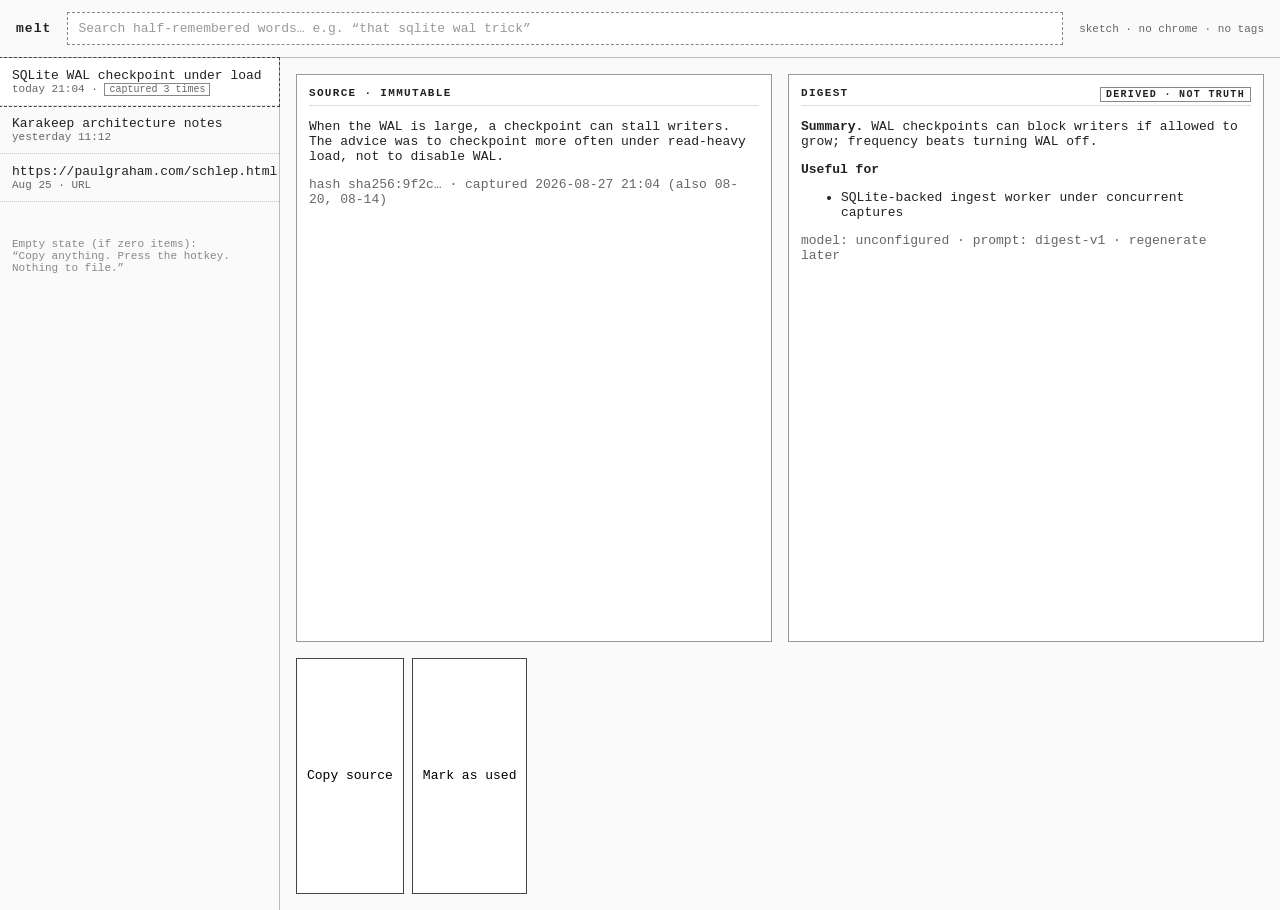
<file: docs/designs/inbox-wireframe.html>
<!DOCTYPE html>
<html lang="en">
<head>
  <meta charset="utf-8" />
  <title>melt — inbox sketch</title>
  <style>
    /* Intentionally rough: system fonts, gray lines, no color. Sketch not mockup. */
    * { box-sizing: border-box; }
    body {
      margin: 0;
      font-family: ui-monospace, "SF Mono", Menlo, Consolas, monospace;
      font-size: 13px;
      color: #222;
      background: #fafafa;
    }
    header {
      border-bottom: 1px solid #bbb;
      padding: 12px 16px;
      display: flex;
      align-items: baseline;
      gap: 16px;
    }
    header .mark { font-weight: 700; letter-spacing: 0.08em; }
    header .note { color: #666; font-size: 11px; }
    .search {
      flex: 1;
      border: 1px dashed #888;
      padding: 8px 10px;
      background: #fff;
    }
    .search span { color: #999; }
    main { display: grid; grid-template-columns: 280px 1fr; min-height: calc(100vh - 48px); }
    .list { border-right: 1px solid #bbb; }
    .row {
      border-bottom: 1px dotted #ccc;
      padding: 10px 12px;
      cursor: default;
    }
    .row.active { outline: 1px dashed #444; background: #fff; }
    .row .meta { color: #666; font-size: 11px; }
    .row .occ { border: 1px solid #888; padding: 0 4px; font-size: 10px; }
    .detail { padding: 16px; display: grid; grid-template-columns: 1fr 1fr; gap: 16px; }
    .pane {
      border: 1px solid #999;
      background: #fff;
      min-height: 360px;
      padding: 12px;
    }
    .pane h2 {
      margin: 0 0 8px;
      font-size: 11px;
      font-weight: 700;
      letter-spacing: 0.12em;
      text-transform: uppercase;
      border-bottom: 1px solid #ddd;
      padding-bottom: 6px;
    }
    .derived-tag { float: right; font-size: 10px; border: 1px solid #888; padding: 1px 5px; }
    .actions { grid-column: 1 / -1; display: flex; gap: 8px; }
    button {
      font: inherit;
      background: #fff;
      border: 1px solid #444;
      padding: 6px 10px;
    }
    .empty-hint { color: #888; font-size: 11px; margin-top: 24px; }
    /* Design: source and digest never share a visual weight. Source is the truth column. */
  </style>
</head>
<body>
  <!-- Hierarchy: search first (reuse), then which capture, then source vs derived side by side. -->
  <header>
    <div class="mark">melt</div>
    <div class="search"><span>Search half-remembered words… e.g. “that sqlite wal trick”</span></div>
    <div class="note">sketch · no chrome · no tags</div>
  </header>
  <main>
    <section class="list">
      <div class="row active">
        <div>SQLite WAL checkpoint under load</div>
        <div class="meta">today 21:04 · <span class="occ">captured 3 times</span></div>
      </div>
      <div class="row">
        <div>Karakeep architecture notes</div>
        <div class="meta">yesterday 11:12</div>
      </div>
      <div class="row">
        <div>https://paulgraham.com/schlep.html</div>
        <div class="meta">Aug 25 · URL</div>
      </div>
      <p class="empty-hint" style="padding:12px">Empty state (if zero items):<br/>“Copy anything. Press the hotkey. Nothing to file.”</p>
    </section>
    <section class="detail">
      <article class="pane">
        <h2>Source · immutable</h2>
        <p>When the WAL is large, a checkpoint can stall writers. The advice was to checkpoint more often under read-heavy load, not to disable WAL.</p>
        <p class="meta" style="color:#666">hash sha256:9f2c… · captured 2026-08-27 21:04 (also 08-20, 08-14)</p>
      </article>
      <article class="pane">
        <h2>Digest <span class="derived-tag">derived · not truth</span></h2>
        <p><strong>Summary.</strong> WAL checkpoints can block writers if allowed to grow; frequency beats turning WAL off.</p>
        <p><strong>Useful for</strong></p>
        <ul>
          <li>SQLite-backed ingest worker under concurrent captures</li>
        </ul>
        <p class="meta" style="color:#666">model: unconfigured · prompt: digest-v1 · regenerate later</p>
      </article>
      <div class="actions">
        <button>Copy source</button>
        <button>Mark as used</button>
        <!-- Loading: list shows “Saving…” toast from hotkey, not a spinner on this page. -->
        <!-- Error: Failed capture stays on the machine until retry; this page never loses source. -->
        <!-- Partial: digest missing → right pane says “Digest pending” and source still readable. -->
      </div>
    </section>
  </main>
</body>
</html>
</file>
